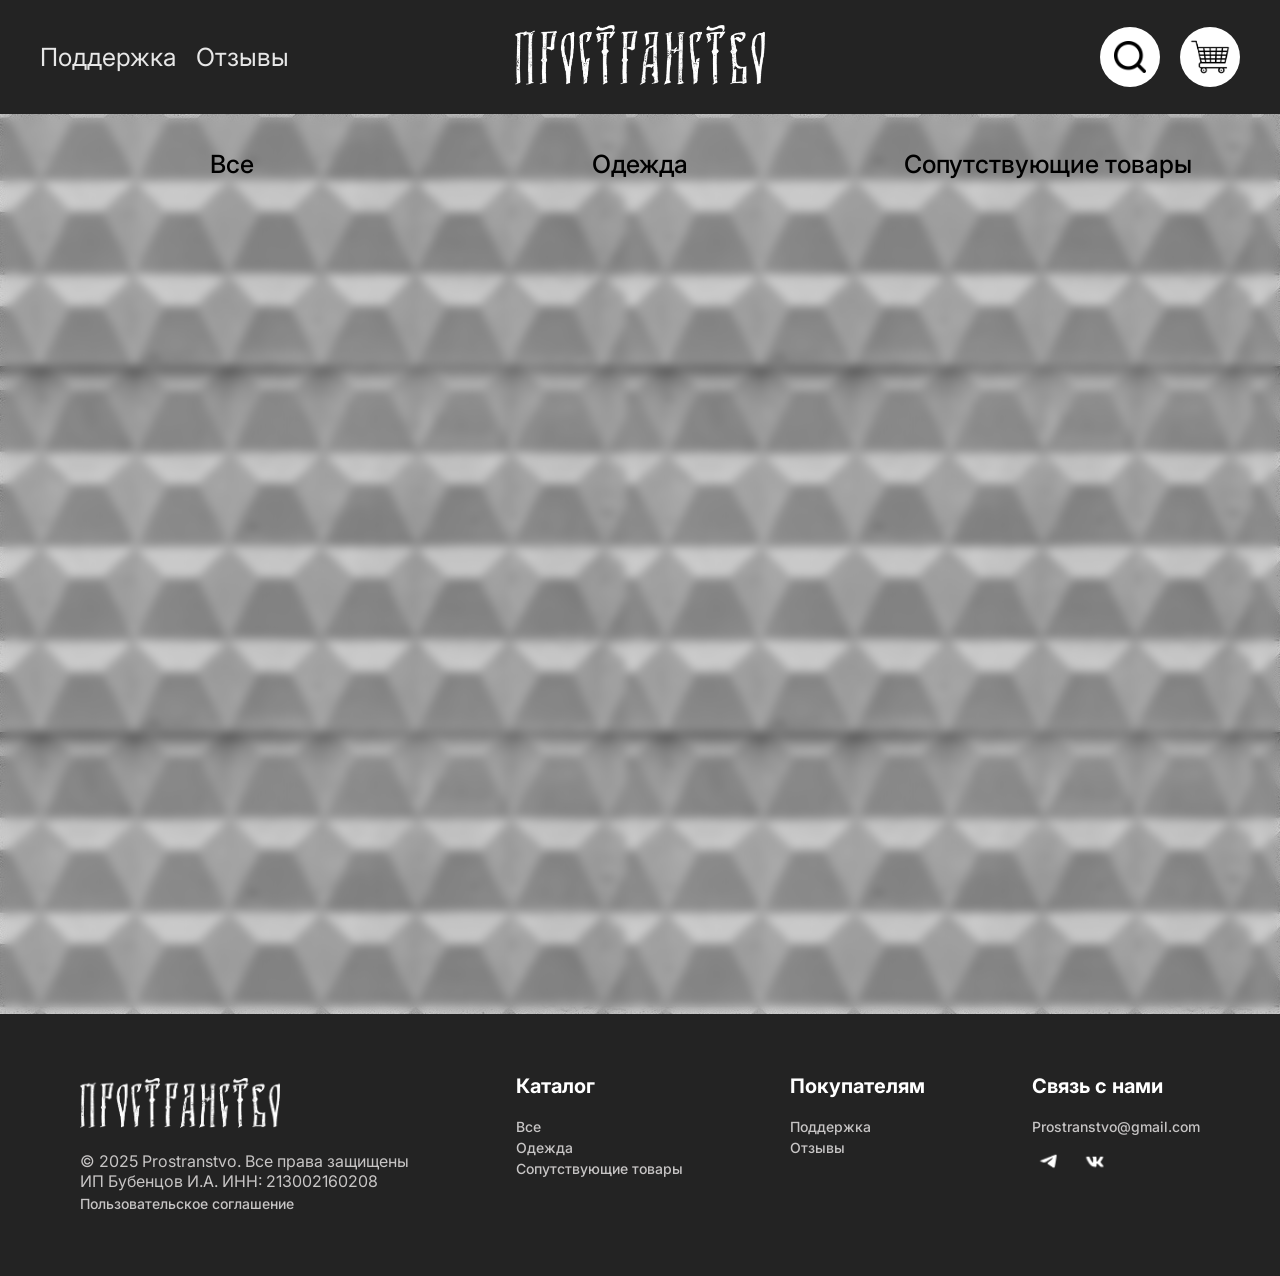
<file: index.html>
<!DOCTYPE html>
<html lang="ru">

<head>
    <meta charset="UTF-8">
    <link rel="icon" href="img/po-2.ico" type="image/x-icon">
    <link rel="stylesheet" href="style/style.css" type="text/css">
    <link rel="preconnect" href="https://fonts.googleapis.com">
    <link rel="preconnect" href="https://fonts.gstatic.com" crossorigin>
    <link
            href="https://fonts.googleapis.com/css2?family=Inter:ital,opsz,wght@0,14..32,100..900;1,14..32,100..900&display=swap"
            rel="stylesheet">
    <title>Prostranstvo</title>
</head>

<body>
<header class="header">
    <div class="container header-inner">
        <div class="left">
            <a href="support.html">Поддержка</a>
            <a href="otzivi.html">Отзывы</a>
        </div>


        <div class="logo">
            <a href="index.html"><img src="img/logo1.png" alt=""></a>
        </div>

        <div class="right">

            <div class="search">
                <input type="checkbox" id="searchToggle" class="searchToggle"/>
                <label for="searchToggle" class="searchButton"></label>
                <input type="text" class="searchInput" placeholder="Поиск..."/>
                <button class="submitButton"></button>
            </div>


            <div class="cart">
                <div class="cartButton"></div>
                <div class="cartDropdown">
                    <p>Корзина пуста</p>
                </div>
            </div>

        </div>
    </div>
</header>
<main>
    <div class="container">
        <div class="catalog">
            <!-- Фильтры -->
            <div class="catalog-filters">
                <button class="filter-btn active" data-filter="all">Все</button>
                <button class="filter-btn" data-filter="Odezda">Одежда</button>
                <button class="filter-btn" data-filter="tovari">Сопутствующие товары</button>

                <div class="filter-slider"></div>
            </div>

            <!-- Сами карточки -->
            <div class="catalog-items" id="catalog-items">
                <!-- Products will be injected here by catalog.js -->
            </div>
        </div>
    </div>
</main>

<footer class="footer">
    <div class="container header-inner">
        <div class="footer-top">
            <div class="footer-col">
                <h3><a href="index.html"><img src="img/logo1.png"></a></h3>
                <p>© 2025 Prostranstvo. Все права защищены</p>
                <p>ИП Бубенцов И.А. ИНН: 213002160208</p>
                <p><a href="#">Пользовательское соглашение</a></p>
            </div>
            <div class="footer-col">
                <h3>Каталог</h3>
                <a href="#" class="filter-btn" data-filter="all">Все</a>
                <a href="#" class="filter-btn" data-filter="Odezda">Одежда</a>
                <a href="#" class="filter-btn" data-filter="tovari">Сопутствующие товары</a>
            </div>
            <div class="footer-col">
                <h3>Покупателям</h3>
                <a href="support.html">Поддержка</a>
                <a href="otzivi.html">Отзывы</a>
            </div>
            <div class="footer-col">
                <h3>Связь с нами</h3>
                <a href="mailto:Prostranstvo@gmail.com">Prostranstvo@gmail.com</a>
                <div class="social">
                    <a href="#"><img src="img/tg1.png"></a>
                    <a href="#"><img src="img/vk1.png"></a>
                </div>
            </div>
        </div>
    </div>
</footer>

<script src="scripts/products.js"></script>
<script src="scripts/cart.js"></script>
<script src="scripts/catalog.js"></script>
</body>
</html>
</file>
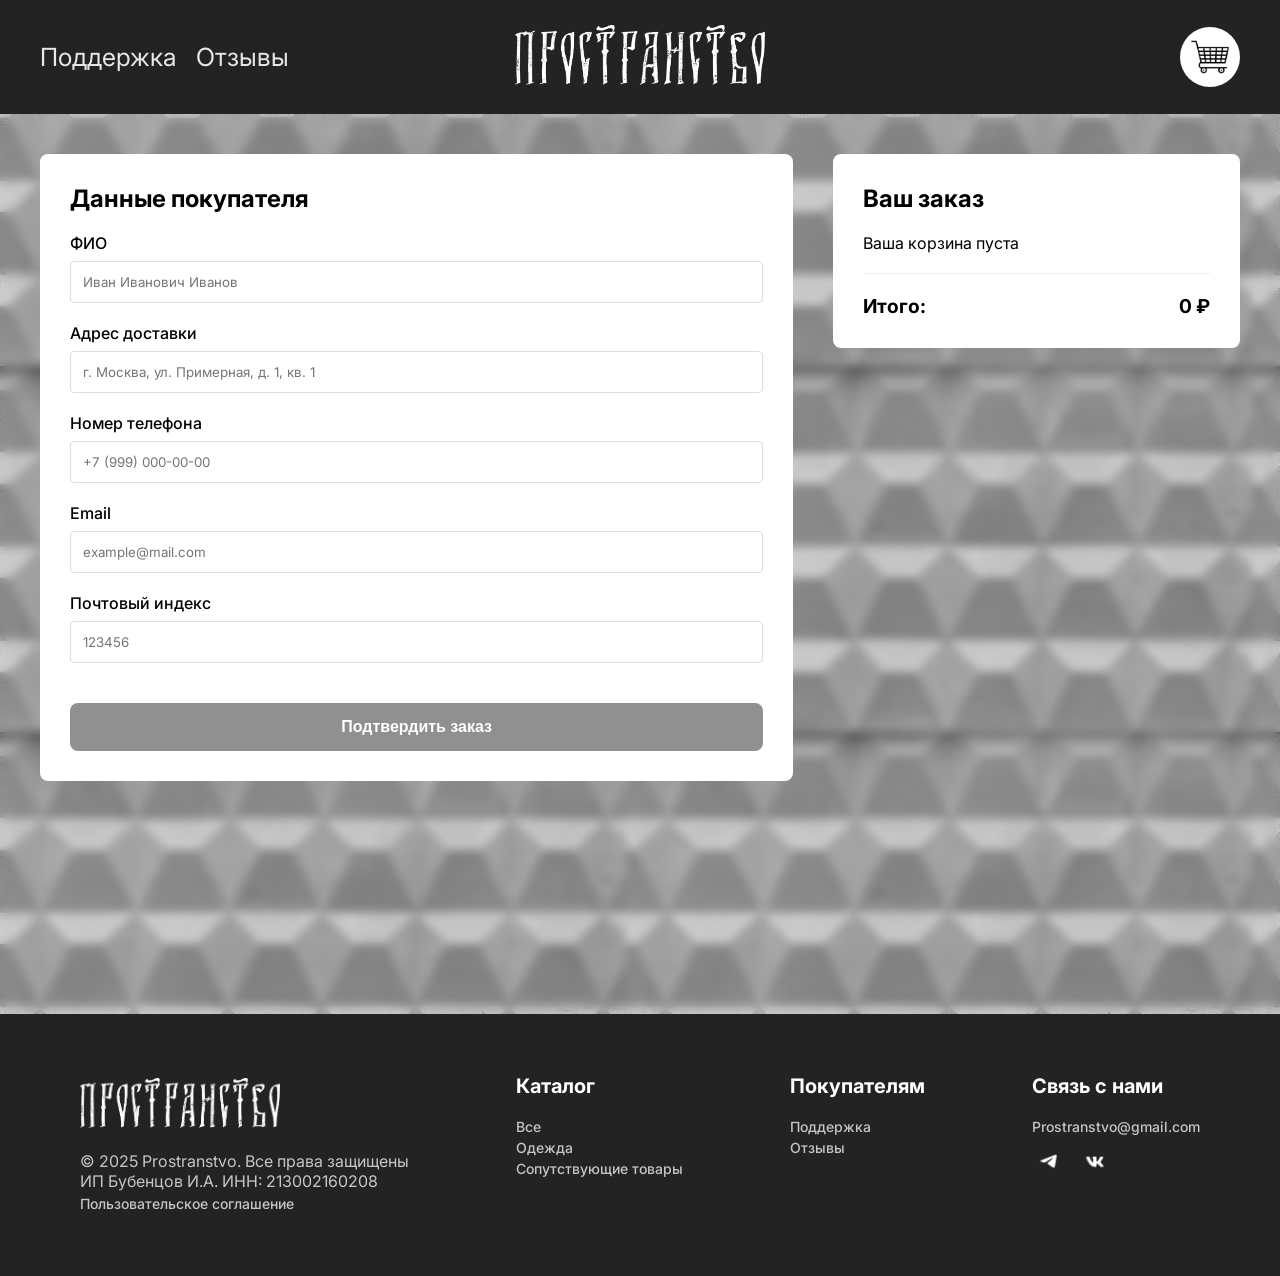
<file: checkout.html>
<!DOCTYPE html>
<html lang="ru">

<head>
    <meta charset="UTF-8">
    <link rel="icon" href="img/icon.ico" type="image/x-icon">
    <link rel="stylesheet" href="style/style.css" type="text/css">
    <link rel="stylesheet" href="style/checkout.css" type="text/css">
    <link rel="preconnect" href="https://fonts.googleapis.com">
    <link rel="preconnect" href="https://fonts.gstatic.com" crossorigin>
    <link
            href="https://fonts.googleapis.com/css2?family=Inter:ital,opsz,wght@0,14..32,100..900;1,14..32,100..900&display=swap"
            rel="stylesheet">
    <title>Оформление заказа - Prostranstvo</title>
</head>

<body>
<header class="header">
    <div class="container header-inner">
        <div class="left">
            <a href="support.html">Поддержка</a>
            <a href="otzivi.html">Отзывы</a>
        </div>

        <div class="logo">
            <a href="index.html"><img src="img/logo1.png" alt=""></a>
        </div>
        <div class="right">
            <div class="search">
                <input type="checkbox" id="searchToggle" class="searchToggle"/>
                <label for="searchToggle" class="searchButton"></label>
                <input type="text" class="searchInput" placeholder="Поиск..."/>
                <button class="submitButton"></button>
            </div>
            <div class="cart">
                <div class="cartButton"></div>
                <div class="cartDropdown">
                    <p>Корзина пуста</p>
                </div>
            </div>
        </div>
    </div>
</header>

<main>
    <div class="container">
        <div class="checkout-container">
            <div class="checkout-form">
                <h2>Данные покупателя</h2>
                <form id="checkout-form">
                    <div class="form-group">
                        <label for="fullname">ФИО</label>
                        <input type="text" id="fullname" name="fullname" required placeholder="Иван Иванович Иванов">
                    </div>
                    <div class="form-group">
                        <label for="address">Адрес доставки</label>
                        <input type="text" id="address" name="address" required
                               placeholder="г. Москва, ул. Примерная, д. 1, кв. 1">
                    </div>
                    <div class="form-group">
                        <label for="phone">Номер телефона</label>
                        <input type="tel" id="phone" name="phone" required placeholder="+7 (999) 000-00-00">
                    </div>
                    <div class="form-group">
                        <label for="email">Email</label>
                        <input type="email" id="email" name="email" placeholder="example@mail.com">
                    </div>
                    <div class="form-group">
                        <label for="postalCode">Почтовый индекс</label>
                        <input type="text" id="postalCode" name="postalCode" placeholder="123456">
                    </div>
                    <button type="submit" class="submit-order-btn">Подтвердить заказ</button>
                </form>
            </div>

            <div class="checkout-summary">
                <h2>Ваш заказ</h2>
                <div id="checkout-items-list" class="checkout-items">
                    <!-- Items will be injected here -->
                </div>
                <div id="checkout-total-price" class="checkout-total">
                    <!-- Total will be injected here -->
                </div>
            </div>
        </div>
    </div>
</main>

<footer class="footer">
    <div class="container header-inner">
        <div class="footer-top">
            <div class="footer-col">
                <h3><a href="index.html"><img src="img/logo1.png"></a></h3>
                <p>© 2025 Prostranstvo. Все права защищены</p>
                <p>ИП Бубенцов И.А. ИНН: 213002160208</p>
                <p><a href="#">Пользовательское соглашение</a></p>
            </div>
            <div class="footer-col">
                <h3>Каталог</h3>
                <a href="#" class="filter-btn" data-filter="all">Все</a>
                <a href="#" class="filter-btn" data-filter="Odezda">Одежда</a>
                <a href="#" class="filter-btn" data-filter="tovari">Сопутствующие товары</a>
            </div>
            <div class="footer-col">
                <h3>Покупателям</h3>
                <a href="support.html">Поддержка</a>
                <a href="otzivi.html">Отзывы</a>
            </div>
            <div class="footer-col">
                <h3>Связь с нами</h3>
                <a href="mailto:Prostranstvo@gmail.com">Prostranstvo@gmail.com</a>
                <div class="social">
                    <a href="#"><img src="img/tg1.png"></a>
                    <a href="#"><img src="img/vk1.png"></a>
                </div>
            </div>
        </div>
    </div>
</footer>

<script src="scripts/products.js"></script>
<script src="scripts/checkout.js"></script>
</body>

</html>
</file>
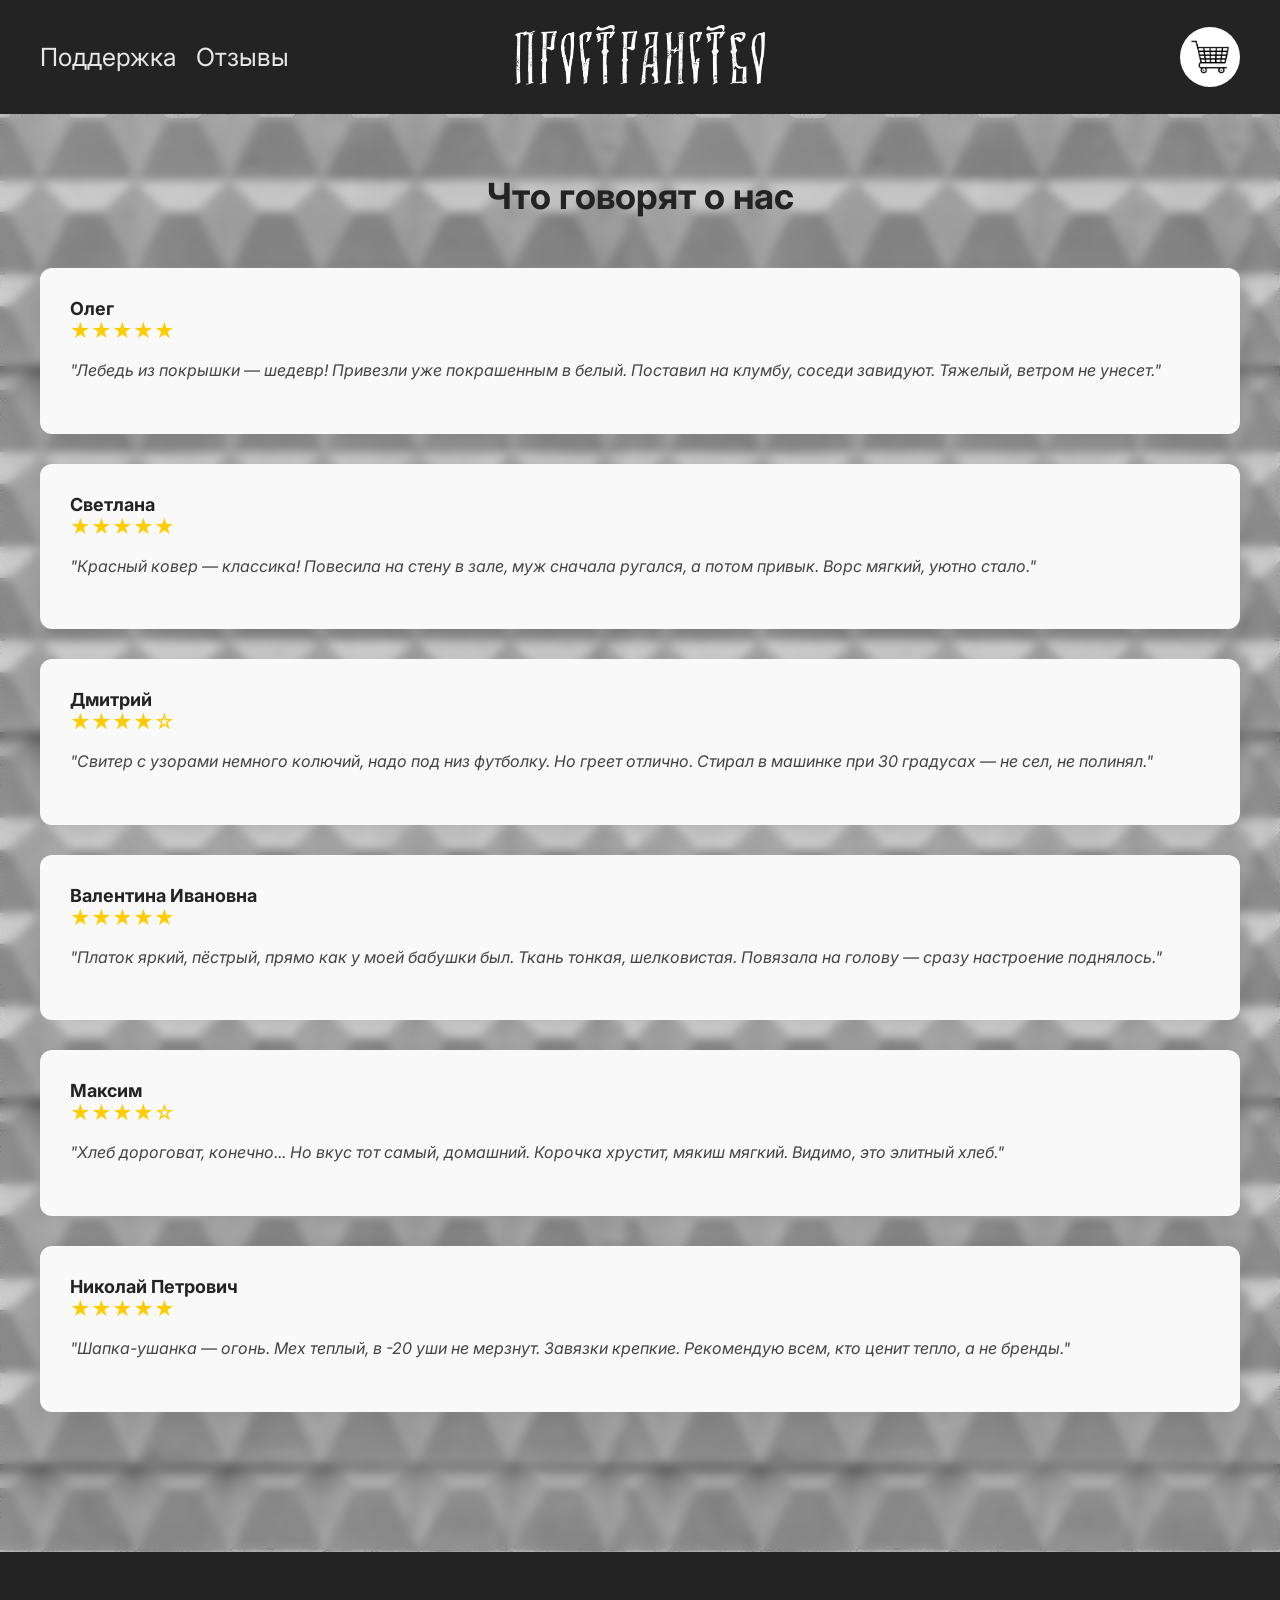
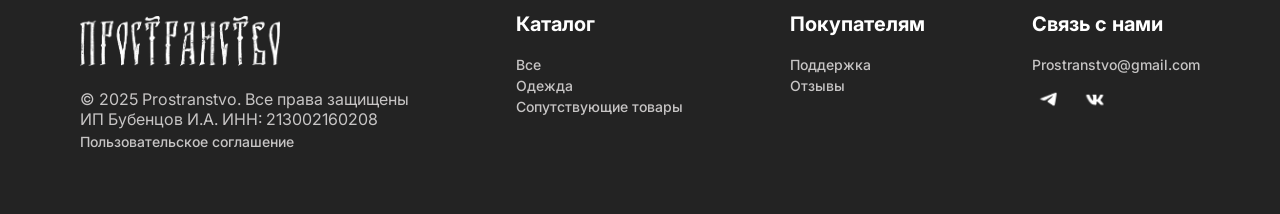
<file: otzivi.html>
<!DOCTYPE html>
<html lang="ru">

<head>
    <meta charset="UTF-8">
    <link rel="icon" href="img/icon.ico" type="image/x-icon">
    <link rel="stylesheet" href="style/style.css" type="text/css">
    <link rel="stylesheet" href="style/otzivi.css" type="text/css">
    <link rel="preconnect" href="https://fonts.googleapis.com">
    <link rel="preconnect" href="https://fonts.gstatic.com" crossorigin>
    <link
            href="https://fonts.googleapis.com/css2?family=Inter:ital,opsz,wght@0,14..32,100..900;1,14..32,100..900&display=swap"
            rel="stylesheet">
    <title>Отзывы - Prostranstvo</title>

</head>

<body>
<header class="header">
    <div class="container header-inner">
        <div class="left">
            <a href="support.html">Поддержка</a>
            <a href="otzivi.html">Отзывы</a>
        </div>
        <div class="logo">
            <a href="index.html"><img src="img/logo1.png" alt=""></a>
        </div>
        <div class="right">
            <div class="search">
                <input type="checkbox" id="searchToggle" class="searchToggle"/>
                <label for="searchToggle" class="searchButton"></label>
                <input type="text" class="searchInput" placeholder="Поиск..."/>
                <button class="submitButton"></button>
            </div>
            <div class="cart">
                <div class="cartButton"></div>
                <div class="cartDropdown">
                    <p>Корзина пуста</p>
                </div>
            </div>
        </div>
    </div>
</header>

<main>
    <section class="reviews-section">
        <div class="container reviews-container">
            <h1>Что говорят о нас</h1>
            <div id="reviews-grid" class="reviews-grid">
                <!-- Reviews will be injected here -->
            </div>


        </div>
    </section>
</main>

<footer class="footer">
    <div class="container header-inner">
        <div class="footer-top">
            <div class="footer-col">
                <h3><a href="index.html"><img src="img/logo1.png"></a></h3>
                <p>© 2025 Prostranstvo. Все права защищены</p>
                <p>ИП Бубенцов И.А. ИНН: 213002160208</p>
                <p><a href="#">Пользовательское соглашение</a></p>
            </div>
            <div class="footer-col">
                <h3>Каталог</h3>
                <a href="#" class="filter-btn" data-filter="all">Все</a>
                <a href="#" class="filter-btn" data-filter="Odezda">Одежда</a>
                <a href="#" class="filter-btn" data-filter="tovari">Сопутствующие товары</a>
            </div>
            <div class="footer-col">
                <h3>Покупателям</h3>
                <a href="support.html">Поддержка</a>
                <a href="otzivi.html">Отзывы</a>
            </div>
            <div class="footer-col">
                <h3>Связь с нами</h3>
                <a href="mailto:Prostranstvo@gmail.com">Prostranstvo@gmail.com</a>
                <div class="social">
                    <a href="#"><img src="img/tg1.png"></a>
                    <a href="#"><img src="img/vk1.png"></a>
                </div>
            </div>
        </div>
    </div>
</footer>

<script src="scripts/cart.js"></script>
<script src="scripts/info.js"></script>
</body>

</html>
</file>
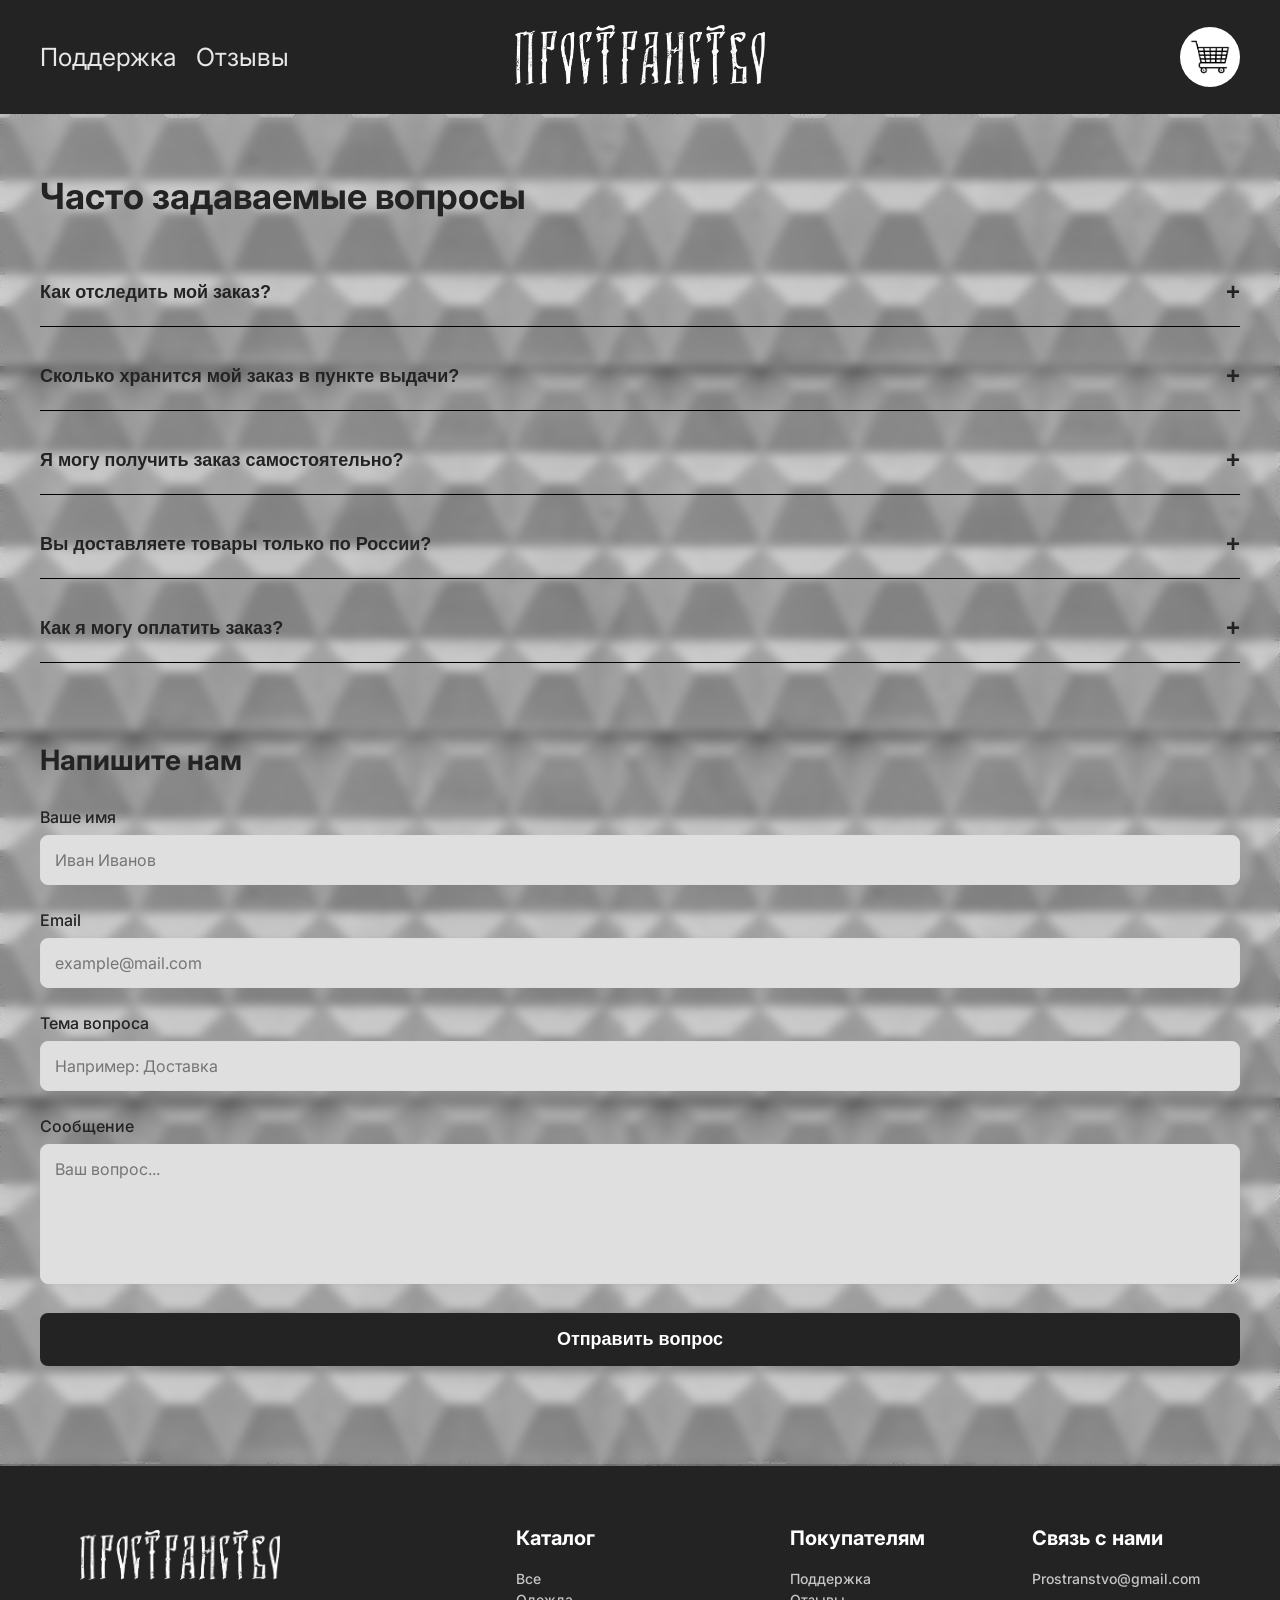
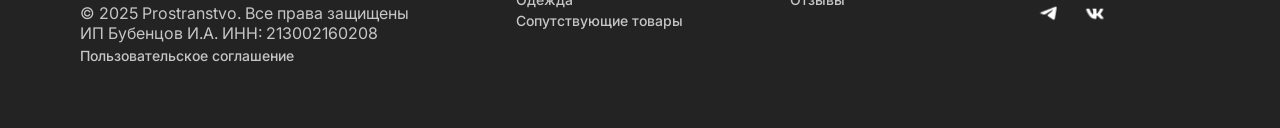
<file: support.html>
<!DOCTYPE html>
<html lang="ru">

<head>
    <meta charset="UTF-8">
    <link rel="icon" href="img/icon.ico" type="image/x-icon">
    <link rel="stylesheet" href="style/style.css" type="text/css">
    <link rel="stylesheet" href="style/support.css" type="text/css">
    <link rel="preconnect" href="https://fonts.googleapis.com">
    <link rel="preconnect" href="https://fonts.gstatic.com" crossorigin>
    <link
            href="https://fonts.googleapis.com/css2?family=Inter:ital,opsz,wght@0,14..32,100..900;1,14..32,100..900&display=swap"
            rel="stylesheet">
    <title>Поддержка - Prostranstvo</title>
</head>

<body>
<header class="header">
    <div class="container header-inner">
        <div class="left">
            <a href="support.html">Поддержка</a>
            <a href="otzivi.html">Отзывы</a>
        </div>
        <div class="logo">
            <a href="index.html"><img src="img/logo1.png" alt=""></a>
        </div>
        <div class="right">
            <div class="search">
                <input type="checkbox" id="searchToggle" class="searchToggle"/>
                <label for="searchToggle" class="searchButton"></label>
                <input type="text" class="searchInput" placeholder="Поиск..."/>
                <button class="submitButton"></button>
            </div>
            <div class="cart">
                <div class="cartButton"></div>
                <div class="cartDropdown">
                    <p>Корзина пуста</p>
                </div>
            </div>
        </div>
    </div>
</header>

<main>
    <div class="container support-section">
        <div class="faq-container">
            <h1>Часто задаваемые вопросы</h1>

            <div class="faq-item">
                <button class="faq-question">Как отследить мой заказ?</button>
                <div class="faq-answer">
                    <p>Наш менеджер отправит вам трек-номер в личном сообщении или придет письмо Вам на почту.
                        Проверьте, пожалуйста, папку “Спам”. Если письма нет — напишите нам и мы решим ваш вопрос.</p>
                </div>
            </div>

            <div class="faq-item">
                <button class="faq-question">Сколько хранится мой заказ в пункте выдачи?</button>
                <div class="faq-answer">
                    <p>Срок хранения и у СДЭК, и у Почты России одинаковый — 14 дней (2 недели).</p>
                </div>
            </div>

            <div class="faq-item">
                <button class="faq-question">Я могу получить заказ самостоятельно?</button>
                <div class="faq-answer">
                    <p>Да, после оплаты заказа мы можем отправить вам товар курьером. Услуги курьера оплачиваются вами.
                        В этом случае заказ может быть доставлен в течение 1 дня.</p>
                </div>
            </div>

            <div class="faq-item">
                <button class="faq-question">Вы доставляете товары только по России?</button>
                <div class="faq-answer">
                    <p>Нет, мы отправляем заказы по всему миру. Если вы хотите узнать примерные сроки и стоимость
                        доставки в вашу страну, напишите нам в личные сообщения — всё расскажем.</p>
                </div>
            </div>

            <div class="faq-item">
                <button class="faq-question">Как я могу оплатить заказ?</button>
                <div class="faq-answer">
                    <p>Вы можете оплатить товар банковской картой онлайн. Мы принимаем карты платёжных систем VISA,
                        MasterCard и МИР.</p>
                </div>
            </div>
        </div>

        <div class="contact-container">
            <h2>Напишите нам</h2>
            <form id="support-form">
                <div class="form-group">
                    <label for="name">Ваше имя</label>
                    <input type="text" id="name" name="name" required placeholder="Иван Иванов">
                </div>
                <div class="form-group">
                    <label for="email">Email</label>
                    <input type="email" id="email" name="email" required placeholder="example@mail.com">
                </div>
                <div class="form-group">
                    <label for="subject">Тема вопроса</label>
                    <input type="text" id="subject" name="subject" required placeholder="Например: Доставка">
                </div>
                <div class="form-group">
                    <label for="message">Сообщение</label>
                    <textarea id="message" name="message" required placeholder="Ваш вопрос..."></textarea>
                </div>
                <button type="submit" class="submit-btn">Отправить вопрос</button>
            </form>
        </div>
    </div>
</main>

<footer class="footer">
    <div class="container header-inner">
        <div class="footer-top">
            <div class="footer-col">
                <h3><a href="index.html"><img src="img/logo1.png"></a></h3>
                <p>© 2025 Prostranstvo. Все права защищены</p>
                <p>ИП Бубенцов И.А. ИНН: 213002160208</p>
                <p><a href="#">Пользовательское соглашение</a></p>
            </div>
            <div class="footer-col">
                <h3>Каталог</h3>
                <a href="#" class="filter-btn" data-filter="all">Все</a>
                <a href="#" class="filter-btn" data-filter="Odezda">Одежда</a>
                <a href="#" class="filter-btn" data-filter="tovari">Сопутствующие товары</a>
            </div>
            <div class="footer-col">
                <h3>Покупателям</h3>
                <a href="support.html">Поддержка</a>
                <a href="otzivi.html">Отзывы</a>
            </div>
            <div class="footer-col">
                <h3>Связь с нами</h3>
                <a href="mailto:Prostranstvo@gmail.com">Prostranstvo@gmail.com</a>
                <div class="social">
                    <a href="#"><img src="img/tg1.png"></a>
                    <a href="#"><img src="img/vk1.png"></a>
                </div>
            </div>
        </div>
    </div>
</footer>

<script src="scripts/products.js"></script>
<script src="scripts/cart.js"></script>
<script src="scripts/info.js"></script>
</body>

</html>
</file>
<file: style/style.css>
* {
    box-sizing: border-box;
    margin: 0;
    padding: 0
}

html, body {
    height: 100%;
}

body {
    font-family: 'Inter', sans-serif;
    background: white url('../img/po-2.jpg');
    color: white;
    display: flex;
    flex-direction: column;
    min-height: 100vh;
}

main {
    min-height: 100%;
    flex: 1 0 auto;
    backdrop-filter: blur(5px);
}

/* КОНТЕЙНЕР (центр) */
.container {
    max-width: 1200px;
    margin: 0 auto;
    padding: 0px;
}

/* HEADER */
.header {
    position: sticky;
    top: 0;
    background: #232323;
    z-index: 100;
}

.header .header-inner {
    display: flex;
    align-items: center;
    padding: 25px 0;
}

.header .left {
    flex: 1;
}

.header .right {
    flex: 1;
    justify-content: flex-end;
}

.left, .right {
    display: flex;
    align-items: center;
    gap: 20px;
}

.left a {
    color: #E7E7E7;
    text-decoration: none;
    font-size: 25px;
}

.left a:hover {
    color: white;
}

/* LOGO */
.logo img {
    height: 60px;
    width: 250px;
}

/* ПОИСК */
.search {
    display: flex;
    align-items: center;
    background: white;
    border-radius: 50px;
    padding: 10px 10px;
    position: relative;
}

.searchToggle {
    display: none;
}

/* КНОПКА (лупа / крестик) */
.searchButton {
    width: 40px;
    height: 40px;
    background: white url('../img/search.png') center/80% no-repeat;
    cursor: pointer;
    transition: 0.3s;
}

/* ПОЛЕ */
.searchInput {
    border: none;
    outline: none;
    background: none;
    color: black;
    width: 0;
    opacity: 0;
    transition: 0.3s;
}

/* КНОПКА ПОИСКА */
.submitButton {
    display: none;
    background: white;
    width: 40px;
    height: 40px;
    border: none;
    border-radius: 20px;
    padding: 6px 10px;
    cursor: pointer;
    background: white url('../img/search.png') center/80% no-repeat;
}

/* АКТИВНОЕ СОСТОЯНИЕ */
.searchToggle:checked ~ .searchInput {
    width: 160px;
    opacity: 1;
    margin-left: 8px;
}

.searchToggle:checked ~ .submitButton {
    display: block;
}

/* МЕНЯЕМ ИКОНКУ НА КРЕСТИК */
.searchToggle:checked + .searchButton {
    background: none;
    position: relative;
}

.searchToggle:checked + .searchButton::before {
    content: "✖";
    position: absolute;
    top: 50%;
    left: 50%;
    transform: translate(-50%, -50%);

    color: black;
    font-size: 20px;
    line-height: 1;
}

/* КОРЗИНА */
.cart {
    display: flex;
    align-items: center;
    background: white;
    border-radius: 50px;
    padding: 10px 10px;
}

.cartButton {
    width: 40px;
    height: 40px;
    background: white url('../img/cart.png') center/100% no-repeat;
    cursor: pointer;
    transition: 0.3s;
    position: relative;
}

.cartBadge {
    position: absolute;
    top: -5px;
    right: -5px;
    background: #ff4d4d;
    color: white;
    border-radius: 50%;
    padding: 2px 6px;
    font-size: 10px;
    font-weight: bold;
}

.cartDropdown {
    position: absolute;
    right: 0;
    top: 111px;
    width: 30vw;
    height: 100vh;
    background: #232323;
    box-shadow: 0 4px 12px rgba(0, 0, 0, 0.15);
    padding: 15px;
    color: #ffffff;
    opacity: 0;
    transition: opacity 0.5s ease, transform 0.5s ease, visibility 0.5s;
    pointer-events: none;

    p {
        font-weight: 500;
        font-size: 40px;
        line-height: 100%;
        text-decoration: none;
        margin-top: 60%;
        justify-content: center;

        display: flex;
        align-items: center;
        letter-spacing: -0.04em;

    }
}

.cart.open .cartDropdown {
    pointer-events: auto;
    opacity: 1;
    transform: translateY(0);
    visibility: visible;
}

.cart-item {
    display: flex;
    justify-content: space-between;
    align-items: center;
    padding: 10px 0;
}

.cart-item-info {
    display: flex;
    align-items: center;
    gap: 10px;
    cursor: pointer;
}

.cart-item-img {
    width: 40px;
    height: 40px;
    border-radius: 4px;
    background-color: #E7E7E7;
    padding: 2px;
}

.cart-item-text {
    display: flex;
    flex-direction: column;
}

.cart-item-name {
    font-weight: bold;
    font-size: 16px;
}

.cart-item-qty {
    font-size: 13px;
    color: #bebebe;
}

.remove-from-cart {
    background: none;
    border: none;
    color: #ff4d4d;
    font-size: 20px;
    cursor: pointer;
}

.cart-total {
    display: flex;
    justify-content: space-between;
    align-items: center;
    padding: 15px 0;
    font-size: 18px;
    font-weight: 700;
    margin-top: 10px;
}

.order-btn {
    font-size: 16px;
    width: 100%;
    padding: 10px;
    background: #E7E7E7;
    color: black;
    border: none;
    margin-top: 15px;
    cursor: pointer;
    font-weight: bold;
    transition: background-color 0.3s ease;
}

.order-btn:hover {
    background: #a5a5a5;
    transition: background-color 0.3s ease;
}

/* HEADER END */


/* MID */
.catalog-filters {
    display: flex;
    gap: 25px;
    padding-bottom: 10px;
    margin: 30px 0;
    position: relative;
}

.catalog-filters .filter-btn {
    background: none;
    border: none;
    font-family: 'Inter', sans-serif;
    font-size: 25px;
    font-weight: 500;
    cursor: pointer;
    padding: 5px 0;
    position: relative;
    color: #000;
    z-index: 1;
    width: 100%;
}

.filter-slider {
    position: absolute;
    bottom: -2px;
    left: 0;
    height: 2px;
    background-color: #000;
    transition: left 0.3s ease, width 0.3s ease;
    pointer-events: none;
}

.catalog-items {
    display: flex;
    flex-wrap: wrap;
    gap: 25px;
    padding-bottom: 30px;
}

.card {
    width: 380px !important;
    background: #fff;
    overflow: hidden;
    text-align: center;
    border-radius: 8px;
    transition: transform 0.3s, box-shadow 0.3s;
    display: flex;
    flex-direction: column;
    padding: 20px 20px 35px;
    height: 500px;
    position: relative;
}

.card-link {
    position: absolute;
    inset: 0;
    z-index: 1;
}

.add-to-cart-btn {
    position: relative;
    z-index: 2;
}

.card-img {
    width: 100%;
    height: 75%;
    display: flex;
    align-items: center;
    justify-content: center;
    flex-shrink: 0;
}

.card-img img {
    width: 100%;
    height: 100%;
    object-fit: contain;
}

.card-info {
    margin-top: 15px;
}

.card-info .name {
    display: block;
    font-weight: 500;
    font-size: 18px;
    margin-bottom: 8px;
    color: black;
}

.card-info .price {
    font-weight: 700;
    font-size: 22px;
    color: black;
}

.card-info .price s {
    color: black;
    margin-left: 8px;
}

.card-info .discount {
    color: black;
    margin-left: 5px;
}

.add-to-cart-btn {
    width: 100%;
    padding: 12px 0;
    margin-top: 15px;
    background: #232323;
    color: white;
    border: none;
    border-radius: 8px;
    font-family: 'Inter', sans-serif;
    font-size: 15px;
    font-weight: 600;
    cursor: pointer;
    transition: background 0.3s, transform 0.2s;
}

.add-to-cart-btn:hover {
    background: #404040;
    transform: translateY(-2px);
}

.add-to-cart-btn:active {
    transform: translateY(0);
    background: #111;
}

.card:hover {
    transform: scale(1.05);
    box-shadow: 0 8px 25px rgba(0, 0, 0, 0.2);
    animation: none;
}

.no-results {
    width: 100%;
    font-style: italic;
    color: #666;
}

/* Footer */
.footer {
    background: #232323;
    color: #c7c5c5;
    font-family: 'Inter', sans-serif;
    padding: 60px 80px 60px;
}

.footer-top {
    display: flex;
    justify-content: space-between;
    flex-wrap: wrap;
}

.footer-col h3 {
    color: white;
    font-size: 20px;
    margin-bottom: 20px;
}

.footer-col a {
    display: block;
    color: #c7c5c5;
    font-size: 14px;
    font-weight: 500;
    margin: 4px 0;
    text-decoration: none;
}

.footer-col a:hover {
    color: gray;
}

.footer-col img {
    width: 200px;
    height: 50px;
}

.social {
    display: flex;
    gap: 10px;
    margin-top: 5px;
}

.social img {
    width: 35px;
    height: 35px;
    transition: transform 0.3s;
}

.social img:hover {
    transform: scale(1.1);
}

@media (max-width: 1100px) {
    .container {
        margin: 25px;
    }

    .footer-top {
        gap: 40px;
    }
}

@media (max-width: 700px) {
    .container {
        margin: 25px;
    }

    .footer-top {
        gap: 30px;
        justify-content: center;
    }

    .footer {
        padding: 40px 30px 20px;
    }
}

@media (max-width: 480px) {
    .container {
        margin: 25px;
    }

    .footer-top {
        flex-direction: column;
        align-items: center;
        text-align: center;
        gap: 25px;
    }

    .social {
        justify-content: center;
    }
}
</file>
<file: style/checkout.css>
.search {
    visibility: hidden;
}

h2 {
    margin-bottom: 20px;
}

.checkout-container {
    display: flex;
    gap: 40px;
    padding: 40px 0;
    align-items: flex-start;
}

.checkout-form {
    flex: 2;
    background: white;
    padding: 30px;
    border-radius: 8px;
    color: black;
}

.checkout-summary {
    flex: 1;
    background: white;
    padding: 30px;
    border-radius: 8px;
    color: black;
    position: sticky;
    top: 100px;
}

.form-group {
    margin-bottom: 20px;
}

.form-group label {
    display: block;
    margin-bottom: 8px;
    font-weight: 500;
}

.form-group input {
    width: 100%;
    padding: 12px;
    border: 1px solid #ddd;
    border-radius: 4px;
    font-family: 'Inter', sans-serif;
}

.checkout-items {
    margin-bottom: 20px;
    border-bottom: 1px solid #eee;
    padding-bottom: 20px;
}

.checkout-item {
    display: flex;
    justify-content: space-between;
    align-items: center;
    margin-bottom: 10px;
}

.checkout-item-info {
    display: flex;
    align-items: center;
    gap: 10px;
}

.checkout-item-img {
    width: 50px;
    height: 50px;
    border-radius: 4px;
}

.checkout-total {
    display: flex;
    justify-content: space-between;
    font-weight: 700;
    font-size: 1.2em;
    margin-top: 10px;
}

.submit-order-btn {
    width: 100%;
    padding: 15px;
    background: #232323;
    color: white;
    border: none;
    border-radius: 8px;
    font-size: 16px;
    font-weight: 600;
    cursor: pointer;
    margin-top: 20px;
    transition: background 0.3s;
}

.submit-order-btn:hover {
    background: #404040;
}

@media (max-width: 768px) {
    .checkout-container {
        flex-direction: column;
    }

    .checkout-summary {
        position: static;
        width: 100%;
    }
}
</file>
<file: style/otzivi.css>
.search {
    visibility: hidden;
}

.reviews-section {
    padding: 60px 0;
}

.reviews-container {
    max-width: 1200px;
    margin: 0 auto;
}

.reviews-container h1 {
    text-align: center;
    margin-bottom: 50px;
    font-size: 36px;
    color: #232323;
}

.reviews-grid {
    display: grid;
    grid-template-columns: 1fr;
    gap: 30px;
    margin-bottom: 80px;
}

.review-card {
    background: #f9f9f9;
    padding: 30px;
    border-radius: 12px;
    box-shadow: 0 4px 15px rgba(0, 0, 0, 0.05);
    transition: transform 0.3s;
}

.review-card:hover {
    transform: translateY(-5px);
}

.review-rating {
    color: #ffcc00;
    font-size: 20px;
    margin-bottom: 15px;
}

.review-text {
    font-size: 16px;
    color: #444;
    line-height: 1.6;
    margin-bottom: 20px;
    font-style: italic;
}

.review-author {
    font-weight: 700;
    color: #232323;
    font-size: 18px;
}

.products-section {
    padding-top: 40px;
    border-top: 1px solid #eee;
}

.products-section h2 {
    text-align: center;
    margin-bottom: 40px;
    font-size: 28px;
    color: #232323;
}

.products-grid {
    display: flex;
    flex-wrap: wrap;
    gap: 25px;
    justify-content: center;
}
</file>
<file: style/support.css>
.search {
    visibility: hidden;
}

.support-section {
    padding: 60px 0;
    color: #232323;
}

.faq-container {
    width: 100%;
    margin: 0 0 80px 0;
}

.faq-container h1 {
    text-align: left;
    margin-bottom: 40px;
    font-size: 36px;
    color: #232323;
}

.faq-item {
    margin-bottom: 15px;
    border-bottom: 1px solid #000000;
}

.faq-question {
    width: 100%;
    padding: 20px 0;
    text-align: left;
    background: none;
    border: none;
    font-size: 18px;
    font-weight: 600;
    color: #232323;
    cursor: pointer;
    display: flex;
    justify-content: space-between;
    align-items: center;
    transition: color 0.3s;
}


.faq-question::after {
    content: '+';
    font-size: 24px;
    transition: transform 0.3s;
}

.faq-item.active .faq-question::after {
    transform: rotate(45deg);
}

.faq-answer {
    max-height: 0;
    overflow: hidden;
    transition: max-height 0.3s ease-out, padding 0.3s ease;
    padding: 0 0 0 0;
    line-height: 1.6;
}

.faq-item.active .faq-answer {
    max-height: 500px;
    padding-bottom: 20px;
}

.contact-container {
    width: 100%;
    max-width: none;
    margin: 0 0 40px 0;
    background: none;
    padding: 0;
    box-shadow: none;
    color: #232323;
}

.contact-container h2 {
    margin-bottom: 30px;
    text-align: left;
    font-size: 28px;
    color: #232323;
}

.form-group {
    margin-bottom: 25px;
}

.form-group label {
    display: block;
    margin-bottom: 8px;
    font-weight: 500;
    color: #232323;
}

.form-group input,
.form-group textarea {
    width: 100%;
    padding: 14px;
    border: 1px solid #ddd;
    border-radius: 8px;
    font-family: 'Inter', sans-serif;
    font-size: 16px;
    background: #dfdfdf;
    color: #232323;
    transition: border-color 0.3s, box-shadow 0.3s;
}

.form-group input:focus,
.form-group textarea:focus {
    outline: none;
    border-color: #232323;
    box-shadow: 0 0 0 3px rgba(35, 35, 35, 0.1);
}

.form-group textarea {
    resize: vertical;
    min-height: 140px;
}

.submit-btn {
    width: 100%;
    padding: 16px;
    background: #232323;
    color: white;
    border: none;
    border-radius: 8px;
    font-size: 18px;
    font-weight: 600;
    cursor: pointer;
    transition: transform 0.2s, background 0.3s;
}

.submit-btn:hover {
    background: #404040;
    transform: translateY(-2px);
}

.submit-btn:active {
    transform: translateY(0);
}

@media (max-width: 768px) {
    .contact-container {
        padding: 0;
    }

    .faq-container h1 {
        font-size: 28px;
    }
}
</file>
